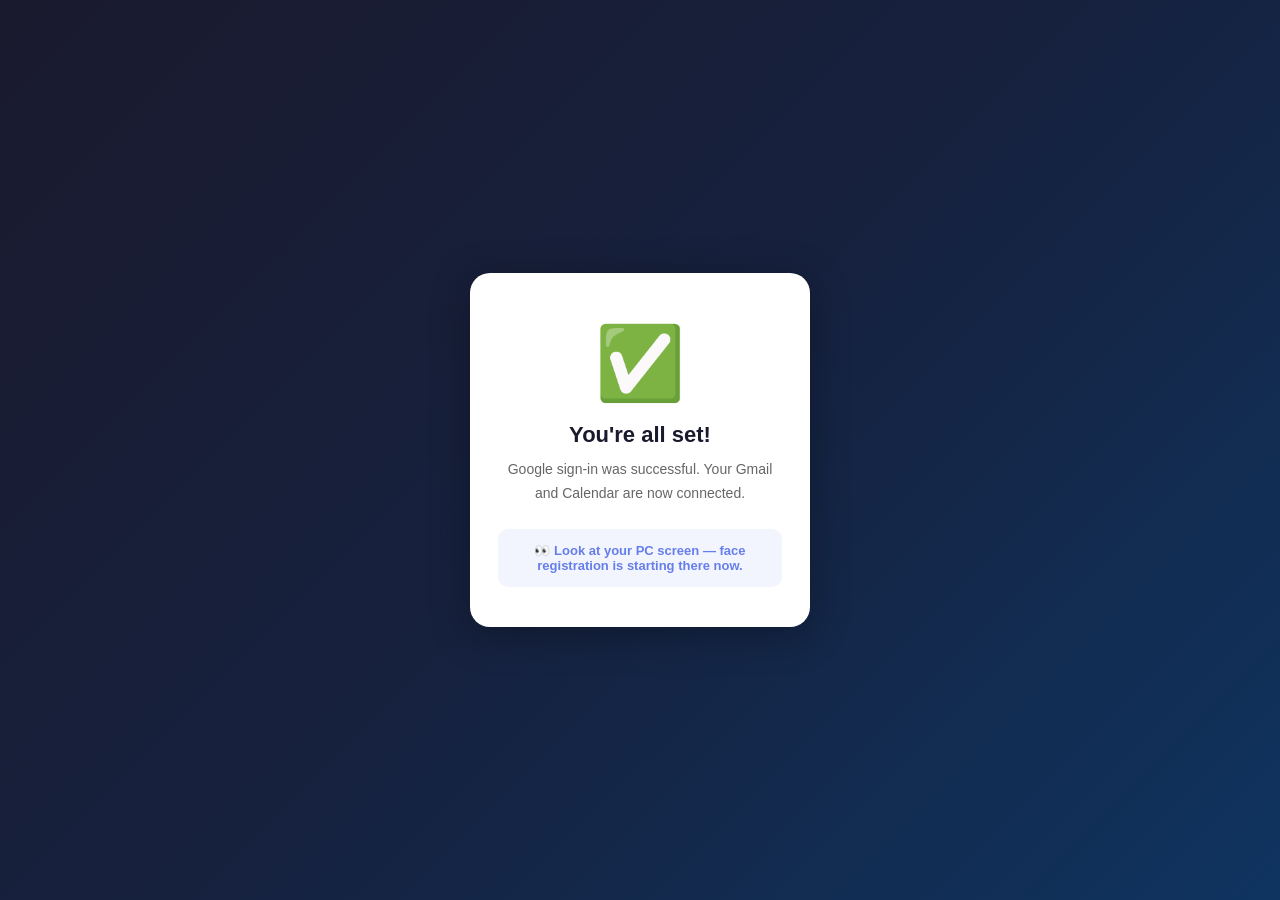
<file: web/templates/pair_complete.html>
<!DOCTYPE html>
<html lang="en">
<head>
    <meta charset="UTF-8">
    <meta name="viewport" content="width=device-width, initial-scale=1.0, maximum-scale=1.0">
    <title>All Done!</title>
    <style>
        * { box-sizing: border-box; margin: 0; padding: 0; font-family: 'Segoe UI', sans-serif; }
        body {
            min-height: 100vh;
            background: linear-gradient(135deg, #1a1a2e 0%, #16213e 50%, #0f3460 100%);
            display: flex; align-items: center; justify-content: center; padding: 24px;
        }
        .card {
            background: #fff; border-radius: 20px;
            box-shadow: 0 8px 40px rgba(0,0,0,0.3);
            padding: 48px 28px 40px;
            width: 100%; max-width: 340px; text-align: center;
        }
        .check { font-size: 72px; margin-bottom: 16px; }
        h1 { font-size: 22px; color: #1a1a2e; margin-bottom: 10px; }
        p { color: #666; font-size: 14px; line-height: 1.7; }
        .pc-hint {
            margin-top: 24px; background: rgba(102,126,234,.08);
            border-radius: 10px; padding: 14px;
            font-size: 13px; color: #667eea; font-weight: 600;
        }
    </style>
</head>
<body>
    <div class="card">
        <div class="check">✅</div>
        <h1 id="title">You're all set!</h1>
        <p id="desc">Google sign-in was successful. Your Gmail and Calendar are now connected.</p>
        <div class="pc-hint" id="pcHint">
            👀 Look at your PC screen — face registration is starting there now.
        </div>
    </div>

    <script>
        (function () {
            const mode = '{{ mode }}';
            if (mode === 'done_mobile') {
                document.getElementById('title').textContent = 'Phone sign-in complete';
                document.getElementById('desc').textContent = 'Google sign-in was successful on your phone. You can close this page.';
                document.getElementById('pcHint').textContent = 'No PC action is needed right now.';
            }
        })();
    </script>
</body>
</html>
</file>
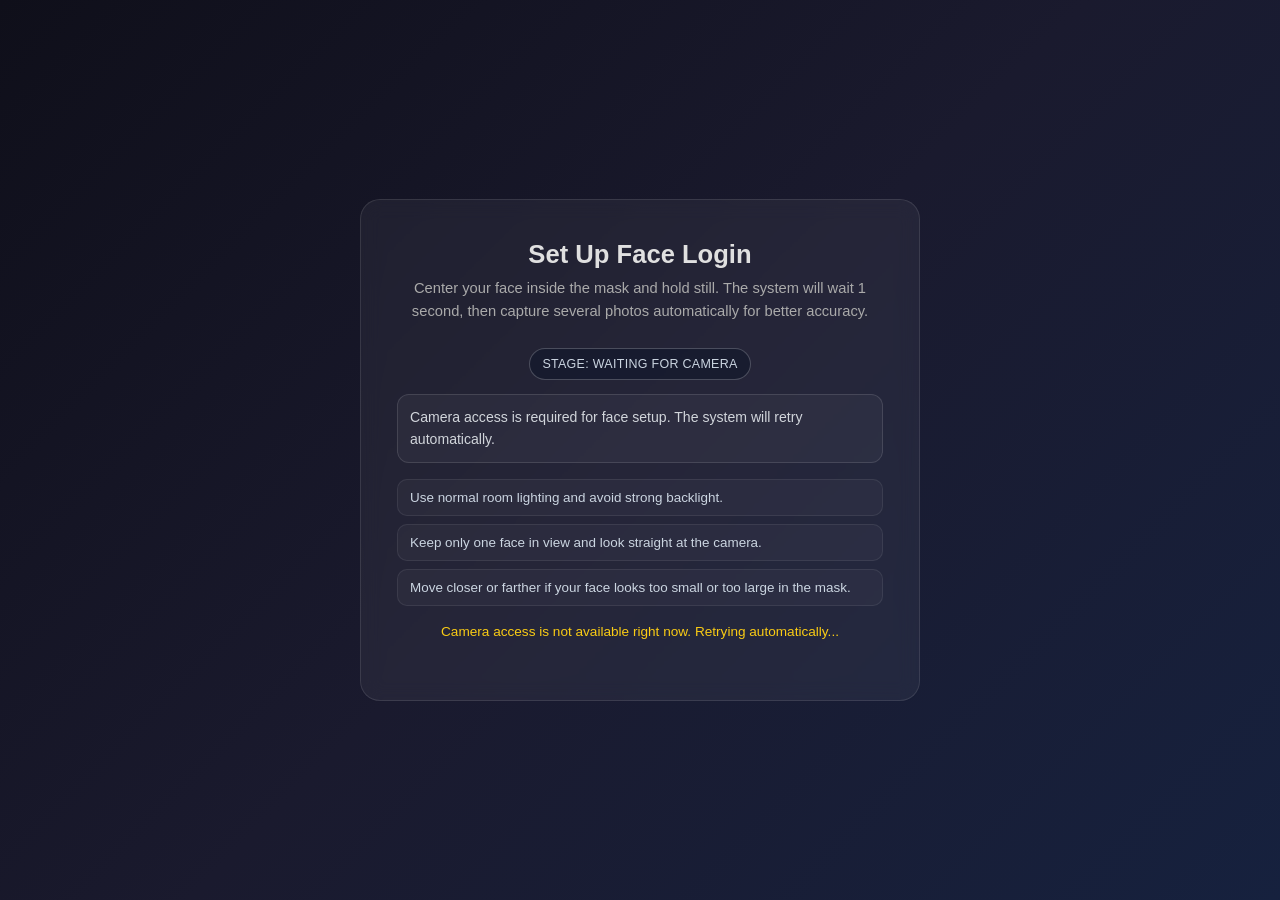
<file: web/templates/setup_face.html>
<!DOCTYPE html>
<html lang="en">
<head>
    <meta charset="UTF-8">
    <meta name="viewport" content="width=device-width, initial-scale=1.0">
    <title>Set Up Face Login - AARVIS</title>
    <style>
        * { margin: 0; padding: 0; box-sizing: border-box; }
        body {
            min-height: 100vh;
            background: linear-gradient(135deg, #0f0f1a 0%, #1a1a2e 50%, #16213e 100%);
            display: flex; align-items: center; justify-content: center;
            font-family: 'Segoe UI', sans-serif; color: #e0e0e0;
            padding: 24px;
        }
        .card {
            background: rgba(255,255,255,0.05);
            border: 1px solid rgba(255,255,255,0.1);
            border-radius: 20px;
            padding: 40px 36px;
            width: 100%;
            max-width: 560px;
            text-align: center;
            backdrop-filter: blur(10px);
        }
        h1 { font-size: 1.6rem; font-weight: 700; margin-bottom: 8px; }
        .sub { color: #aaa; font-size: 0.92rem; margin-bottom: 24px; line-height: 1.6; }
        .stage-pill {
            display: inline-block;
            margin-bottom: 14px;
            padding: 8px 12px;
            border-radius: 999px;
            font-size: 0.78rem;
            letter-spacing: .3px;
            text-transform: uppercase;
            border: 1px solid rgba(255,255,255,.22);
            color: #cbd5e1;
            background: rgba(15, 23, 42, .55);
        }
        .guidance {
            margin-bottom: 16px;
            background: rgba(255,255,255,.04);
            border: 1px solid rgba(255,255,255,.12);
            border-radius: 12px;
            padding: 12px;
            font-size: .88rem;
            color: #d1d5db;
            line-height: 1.55;
            text-align: left;
        }
        #videoWrap {
            position: relative;
            border-radius: 14px;
            overflow: hidden;
            background: #000;
            width: 100%;
            aspect-ratio: 4/3;
            display: none;
            margin-bottom: 18px;
        }
        #faceVideo {
            width: 100%;
            height: 100%;
            object-fit: cover;
            display: block;
        }
        #faceMask {
            position: absolute;
            left: 50%;
            top: 50%;
            width: 46%;
            height: 62%;
            transform: translate(-50%, -52%);
            border: 3px solid rgba(255,255,255,.92);
            border-radius: 46% 46% 42% 42% / 38% 38% 58% 58%;
            box-shadow: 0 0 0 999px rgba(0,0,0,.28);
            pointer-events: none;
            transition: border-color .2s ease, box-shadow .2s ease, transform .2s ease;
        }
        #faceMask.aligned {
            border-color: #4ade80;
            box-shadow: 0 0 0 999px rgba(0,0,0,.18), 0 0 0 8px rgba(74,222,128,.08);
        }
        #faceMask.capturing {
            border-color: #facc15;
        }
        #overlay {
            position: absolute;
            bottom: 0;
            left: 0;
            right: 0;
            background: rgba(0,0,0,.55);
            padding: 10px 12px;
            color: #fff;
            font-size: 0.85rem;
        }
        .progress-bar {
            height: 6px;
            background: rgba(255,255,255,0.15);
            border-radius: 3px;
            margin-top: 8px;
        }
        .progress-fill {
            height: 100%;
            width: 0%;
            border-radius: 3px;
            background: #4ade80;
            transition: width 0.16s linear;
        }
        .tip-list {
            display: grid;
            gap: 8px;
            margin-bottom: 18px;
            text-align: left;
        }
        .tip-item {
            padding: 10px 12px;
            border-radius: 10px;
            background: rgba(255,255,255,.03);
            border: 1px solid rgba(255,255,255,.08);
            color: #cbd5e1;
            font-size: .84rem;
        }
        #msg {
            min-height: 20px;
            margin-bottom: 16px;
            color: #facc15;
            font-size: 0.85rem;
        }
        #success {
            display: none;
            margin-bottom: 18px;
            color: #4ade80;
            font-size: 0.98rem;
            font-weight: 600;
        }
    </style>
</head>
<body>
<div class="card">
    <h1>Set Up Face Login</h1>
    <p class="sub">Center your face inside the mask and hold still. The system will wait 1 second, then capture several photos automatically for better accuracy.</p>

    <div class="stage-pill" id="stagePill">Stage: Waiting for camera</div>

    <div class="guidance" id="guideBox">
        The camera starts automatically on this page. Align your face inside the mask and keep still for one second. Then a few photos will be captured automatically.
    </div>

    <div class="tip-list">
        <div class="tip-item">Use normal room lighting and avoid strong backlight.</div>
        <div class="tip-item">Keep only one face in view and look straight at the camera.</div>
        <div class="tip-item">Move closer or farther if your face looks too small or too large in the mask.</div>
    </div>

    <div id="videoWrap">
        <video id="faceVideo" autoplay muted playsinline></video>
        <div id="faceMask"></div>
        <div id="overlay">
            <span id="overlayText">Waiting for camera...</span>
            <div class="progress-bar">
                <div class="progress-fill" id="progressFill"></div>
            </div>
        </div>
    </div>

    <div id="msg"></div>
    <div id="success">Face photos saved successfully. Redirecting to your mirror...</div>
</div>

<script>
    const urlParams = new URLSearchParams(window.location.search);
    const urlToken = urlParams.get('token');
    if (urlToken) {
        localStorage.setItem('sessionToken', urlToken);
    }

    const DETECT_INTERVAL_MS = 220;
    const CAPTURE_DELAY_MS = 1000;
    const CAPTURE_FRAME_COUNT = 5;
    const CAPTURE_FRAME_GAP_MS = 220;
    const CAPTURE_MAX_ATTEMPTS = 12;

    let stream = null;
    let detectTimer = null;
    let holdStart = null;
    let submitting = false;
    let detecting = false;
    let startingCamera = false;
    let retryTimer = null;

    async function detectFrame(frameData) {
        const res = await fetch('/api/face/process', {
            method: 'POST',
            headers: { 'Content-Type': 'application/json' },
            credentials: 'include',
            body: JSON.stringify({ image: frameData, detect_only: true })
        });
        let data = {};
        try { data = await res.json(); } catch (_) {}
        return { ok: res.ok, data };
    }

    async function startCapture() {
        if (stream || startingCamera || submitting) return;
        startingCamera = true;
        setMsg('');
        setStage('Starting camera');
        setGuide('Opening the camera automatically. Center your face inside the mask.');
        setOverlay('Starting camera...');
        try {
            stream = await navigator.mediaDevices.getUserMedia({ video: { width: 640, height: 480 } });
            const vid = document.getElementById('faceVideo');
            vid.srcObject = stream;
            await vid.play();
            startingCamera = false;
            if (retryTimer) {
                clearTimeout(retryTimer);
                retryTimer = null;
            }

            document.getElementById('videoWrap').style.display = 'block';
            setStage('Align your face');
            setGuide('Place your face inside the mask. Once aligned, hold still for one second.');
            setOverlay('Searching for one face inside the mask...');

            detectTimer = setInterval(() => detectionLoop(vid), DETECT_INTERVAL_MS);
        } catch (e) {
            startingCamera = false;
            setStage('Waiting for camera');
            setGuide('Camera access is required for face setup. The system will retry automatically.');
            setOverlay('Camera unavailable');
            setMsg('Camera access is not available right now. Retrying automatically...');
            if (!retryTimer) {
                retryTimer = setTimeout(() => {
                    retryTimer = null;
                    startCapture();
                }, 3000);
            }
        }
    }

    async function detectionLoop(vid) {
        if (submitting || detecting) return;
        detecting = true;

        const frameData = snapFrame(vid);
        const mask = document.getElementById('faceMask');

        try {
            const { ok, data } = await detectFrame(frameData);
            if (!ok || !data.detected) {
                resetHold();
                mask.className = '';
                setStage('Align your face');
                setGuide('Center one face inside the mask and keep your head straight.');
                setOverlay('No face detected');
                return;
            }

            if (!isFaceAligned(data)) {
                resetHold();
                mask.className = '';
                setStage('Align your face');
                setGuide('Move your face into the mask and keep only one face in frame.');
                setOverlay('Face detected, but not aligned yet');
                return;
            }

            if (holdStart === null) {
                holdStart = Date.now();
                mask.className = 'aligned';
                setStage('Hold still');
                setGuide('Great. Hold still for one second, then we will capture several photos.');
            }

            const elapsed = Date.now() - holdStart;
            const pct = Math.min(100, (elapsed / CAPTURE_DELAY_MS) * 100);
            document.getElementById('progressFill').style.width = pct + '%';

            if (elapsed >= CAPTURE_DELAY_MS) {
                clearInterval(detectTimer);
                detectTimer = null;
                mask.className = 'capturing';
                setStage('Capturing photos');
                setGuide('Please stay still while we capture a few photos for better accuracy.');
                setOverlay(`Capturing photos... 0/${CAPTURE_FRAME_COUNT}`);
                document.getElementById('progressFill').style.width = '0%';
                await captureAndSubmit(vid);
                return;
            }

            const remainingMs = Math.max(0, CAPTURE_DELAY_MS - elapsed);
            setOverlay(`Hold still... Capturing in ${(remainingMs / 1000).toFixed(1)}s`);
        } catch (_) {
            resetHold();
            mask.className = '';
            setOverlay('Detection error');
            setMsg('Face detection check failed. Please try again.');
        } finally {
            detecting = false;
        }
    }

    function isFaceAligned(data) {
        if (!data.center || !data.frame_size || !data.face_ratio) return false;
        if (data.face_count && data.face_count !== 1) return false;

        const [cx, cy] = data.center;
        const [fw, fh] = data.frame_size;
        const faceRatio = Number(data.face_ratio);

        const dx = Math.abs(cx - fw / 2) / fw;
        const dy = Math.abs(cy - fh / 2) / fh;

        const centered = dx <= 0.10 && dy <= 0.13;
        const goodSize = faceRatio >= 0.08 && faceRatio <= 0.30;

        return centered && goodSize;
    }

    async function captureAndSubmit(vid) {
        const frames = [];
        let attempts = 0;

        while (frames.length < CAPTURE_FRAME_COUNT && attempts < CAPTURE_MAX_ATTEMPTS) {
            attempts += 1;
            const frameData = snapFrame(vid);
            try {
                const { ok, data } = await detectFrame(frameData);
                if (ok && data.detected && isFaceAligned(data)) {
                    frames.push(frameData);
                    const pct = (frames.length / CAPTURE_FRAME_COUNT) * 100;
                    document.getElementById('progressFill').style.width = pct + '%';
                    setOverlay(`Capturing photos... ${frames.length}/${CAPTURE_FRAME_COUNT}`);
                } else {
                    setOverlay(`Hold still inside the mask... ${frames.length}/${CAPTURE_FRAME_COUNT}`);
                }
            } catch (_) {
                setOverlay(`Capturing photos... ${frames.length}/${CAPTURE_FRAME_COUNT}`);
            }

            if (frames.length < CAPTURE_FRAME_COUNT) {
                await sleep(CAPTURE_FRAME_GAP_MS);
            }
        }

        if (frames.length < CAPTURE_FRAME_COUNT) {
            submitting = false;
            resetHold();
            document.getElementById('faceMask').className = '';
            setStage('Align your face');
            setGuide('We could not capture enough clear photos. Re-align your face and hold still again.');
            setOverlay('Capture incomplete');
            setMsg('Not enough clear face photos were captured. Please try again.');
            resumeDetection();
            return;
        }

        await submitFrames(frames);
    }

    async function submitFrames(frameList) {
        submitting = true;
        try {
            let res = await fetch('/api/face/enroll', {
                method: 'POST',
                headers: { 'Content-Type': 'application/json' },
                credentials: 'include',
                body: JSON.stringify({ images: frameList })
            });

            if (res.status === 401) {
                const token = localStorage.getItem('sessionToken') || '';
                if (token) {
                    res = await fetch(`/api/face/enroll?token=${encodeURIComponent(token)}`, {
                        method: 'POST',
                        headers: { 'Content-Type': 'application/json' },
                        credentials: 'include',
                        body: JSON.stringify({ images: frameList })
                    });
                }
            }

            const data = await res.json();
            if (data.success) {
                if (data.session_token) {
                    localStorage.setItem('sessionToken', data.session_token);
                }
                const fallbackToken = data.session_token || localStorage.getItem('sessionToken') || '';
                const redirectUrl = data.redirect_url || (fallbackToken ? `/?token=${encodeURIComponent(fallbackToken)}` : '/');
                stopStream();
                document.getElementById('videoWrap').style.display = 'none';
                document.getElementById('success').style.display = 'block';
                setMsg('');
                setTimeout(() => window.location.href = redirectUrl, 900);
                return;
            }

            submitting = false;
            resetHold();
            document.getElementById('faceMask').className = '';
            setStage('Align your face');
            setGuide('We could not save the captured photos. Re-align your face and hold still for one second.');
            setOverlay(data.message || 'Could not save face photos');
            setMsg(data.message || 'Could not detect a face. Please try again.');
            resumeDetection();
        } catch (_) {
            submitting = false;
            resetHold();
            document.getElementById('faceMask').className = '';
            setStage('Align your face');
            setGuide('An error occurred. Re-align your face and hold still for one second.');
            setOverlay('Save failed');
            setMsg('Error saving face photos. Please try again.');
            resumeDetection();
        }
    }

    function resumeDetection() {
        if (!stream || detectTimer) return;
        const vid = document.getElementById('faceVideo');
        detectTimer = setInterval(() => detectionLoop(vid), DETECT_INTERVAL_MS);
    }

    function resetHold() {
        holdStart = null;
        document.getElementById('progressFill').style.width = '0%';
    }

    function snapFrame(vid) {
        const c = document.createElement('canvas');
        const w = Math.min(640, vid.videoWidth || 640);
        const h = Math.min(480, vid.videoHeight || 480);
        c.width = w;
        c.height = h;
        c.getContext('2d').drawImage(vid, 0, 0, w, h);
        return c.toDataURL('image/jpeg', 0.85);
    }

    function sleep(ms) {
        return new Promise(resolve => setTimeout(resolve, ms));
    }

    function stopStream() {
        if (detectTimer) {
            clearInterval(detectTimer);
            detectTimer = null;
        }
        if (retryTimer) {
            clearTimeout(retryTimer);
            retryTimer = null;
        }
        if (stream) {
            stream.getTracks().forEach(t => t.stop());
            stream = null;
        }
    }

    function setStage(text) {
        document.getElementById('stagePill').textContent = 'Stage: ' + text;
    }

    function setGuide(text) {
        document.getElementById('guideBox').textContent = text;
    }

    function setOverlay(text) {
        document.getElementById('overlayText').textContent = text;
    }

    function setMsg(text) {
        document.getElementById('msg').textContent = text;
    }

    if (document.readyState === 'loading') {
        document.addEventListener('DOMContentLoaded', startCapture);
    } else {
        startCapture();
    }
</script>
</body>
</html>
</file>
